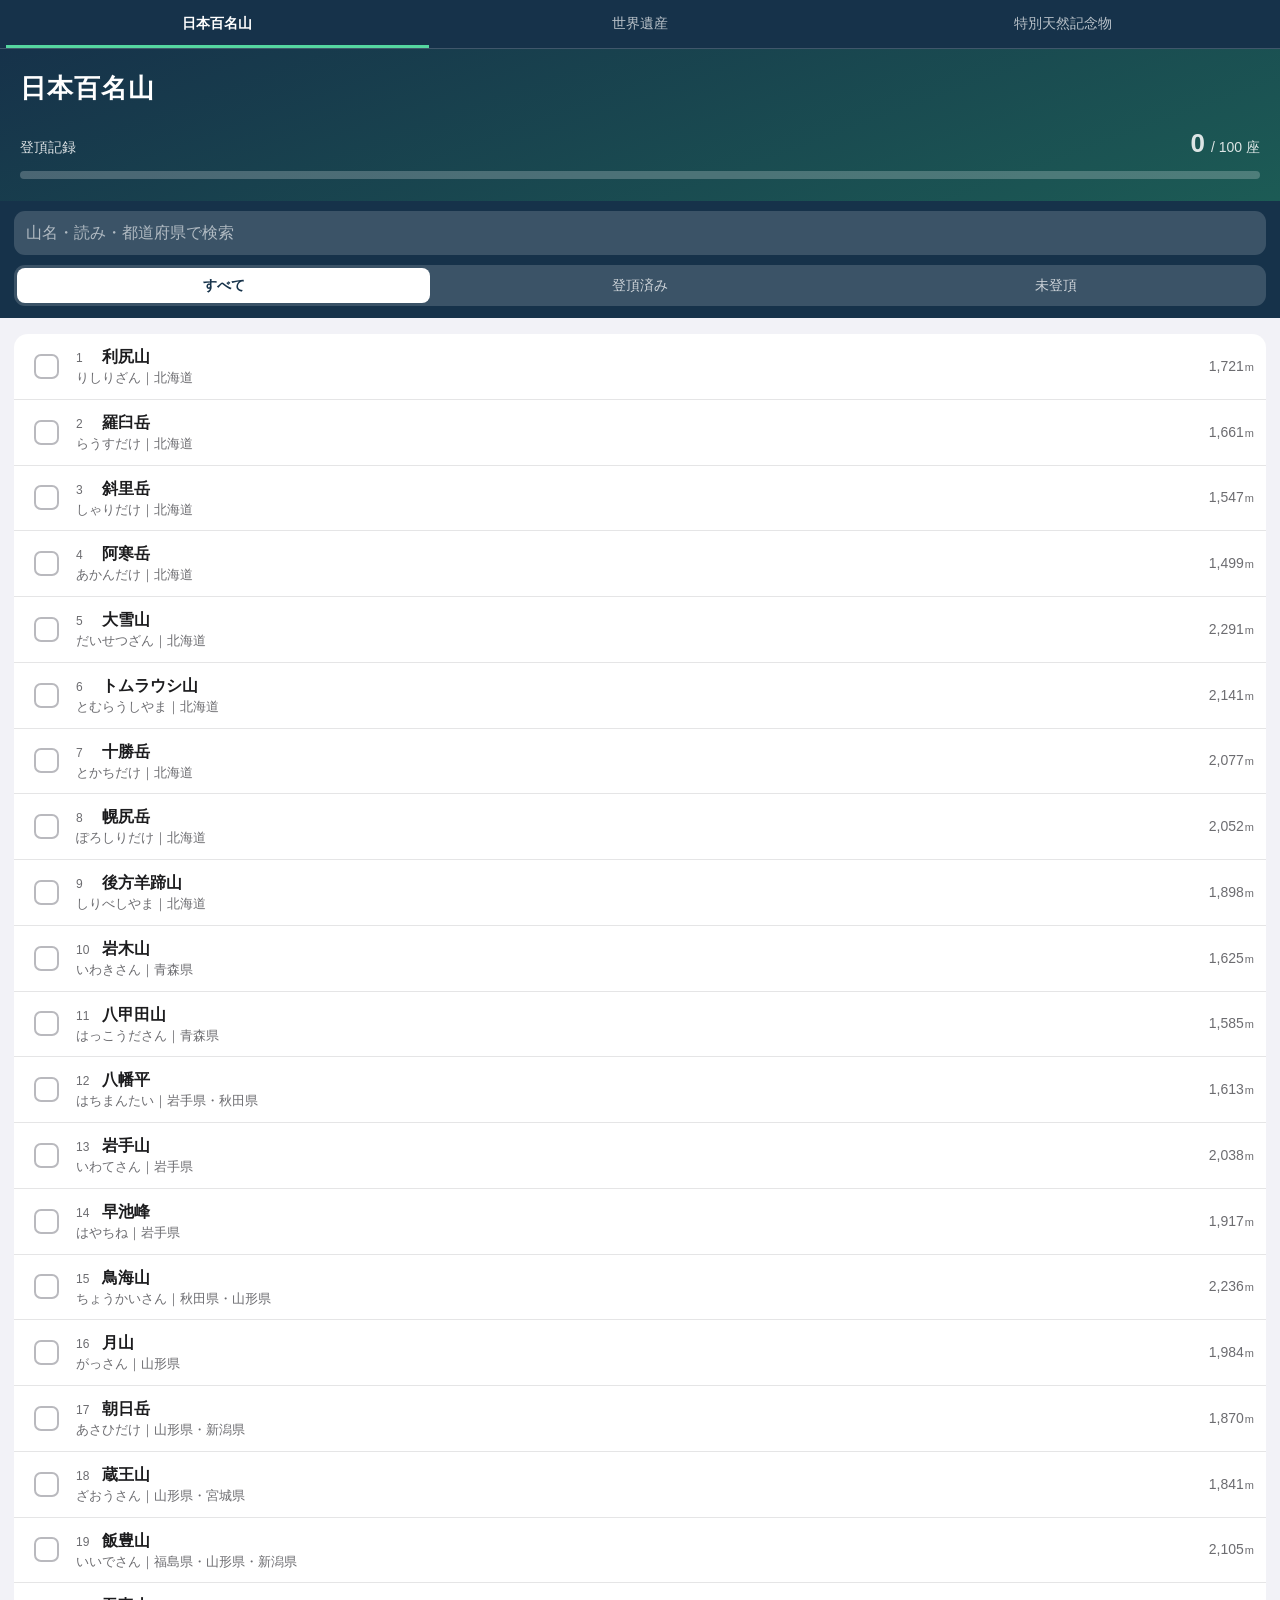
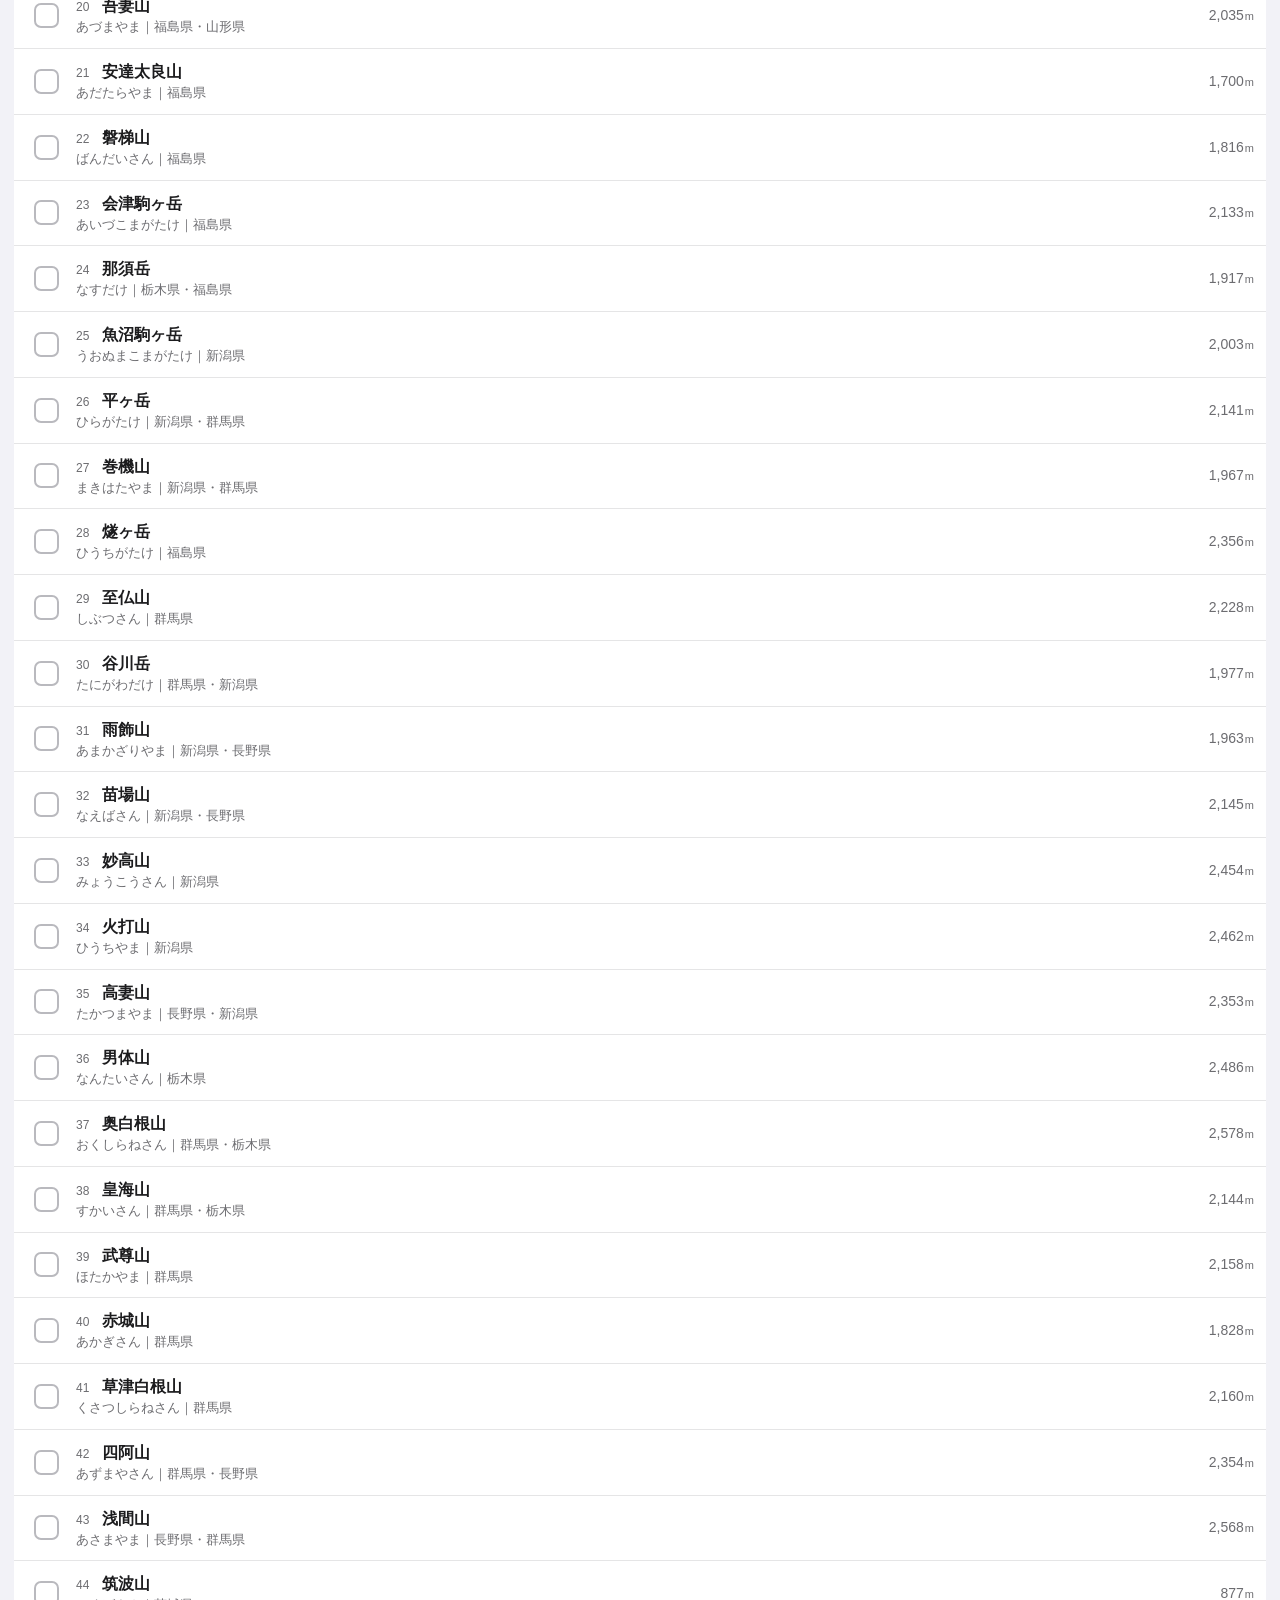
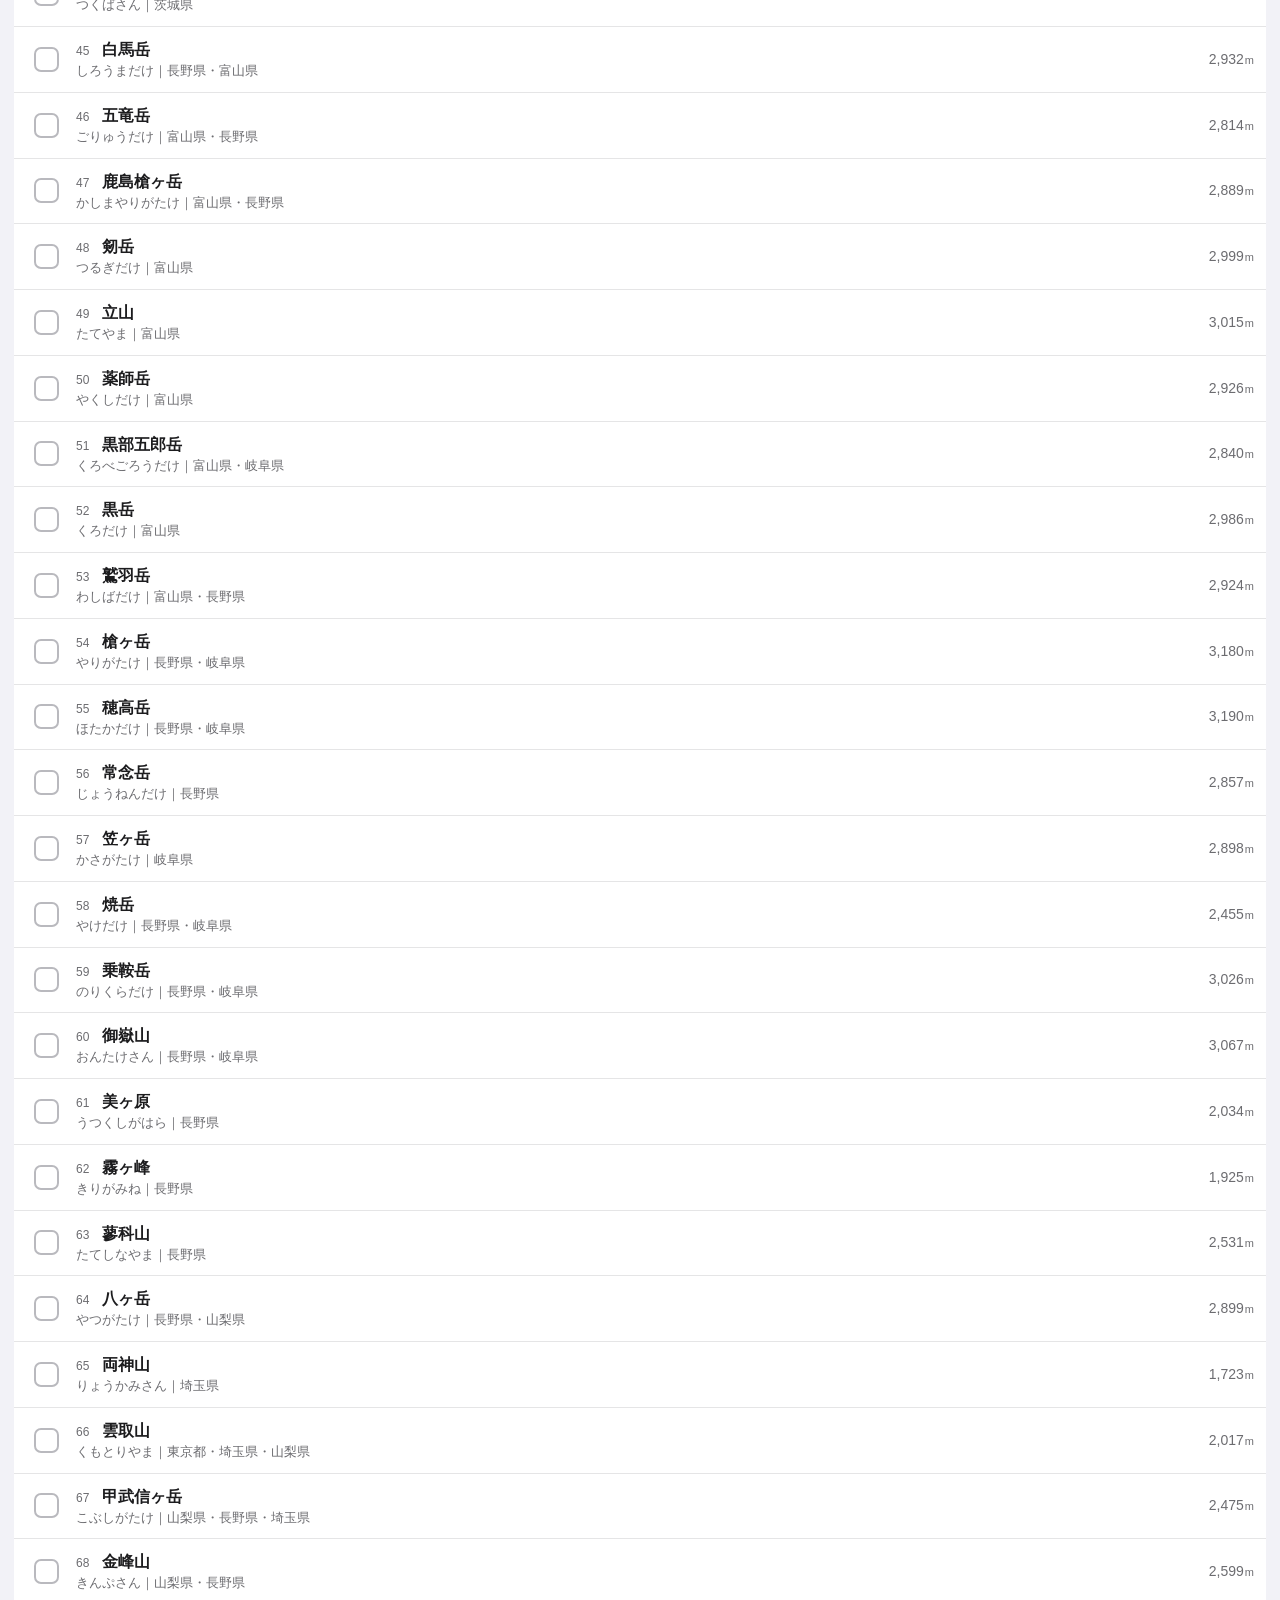
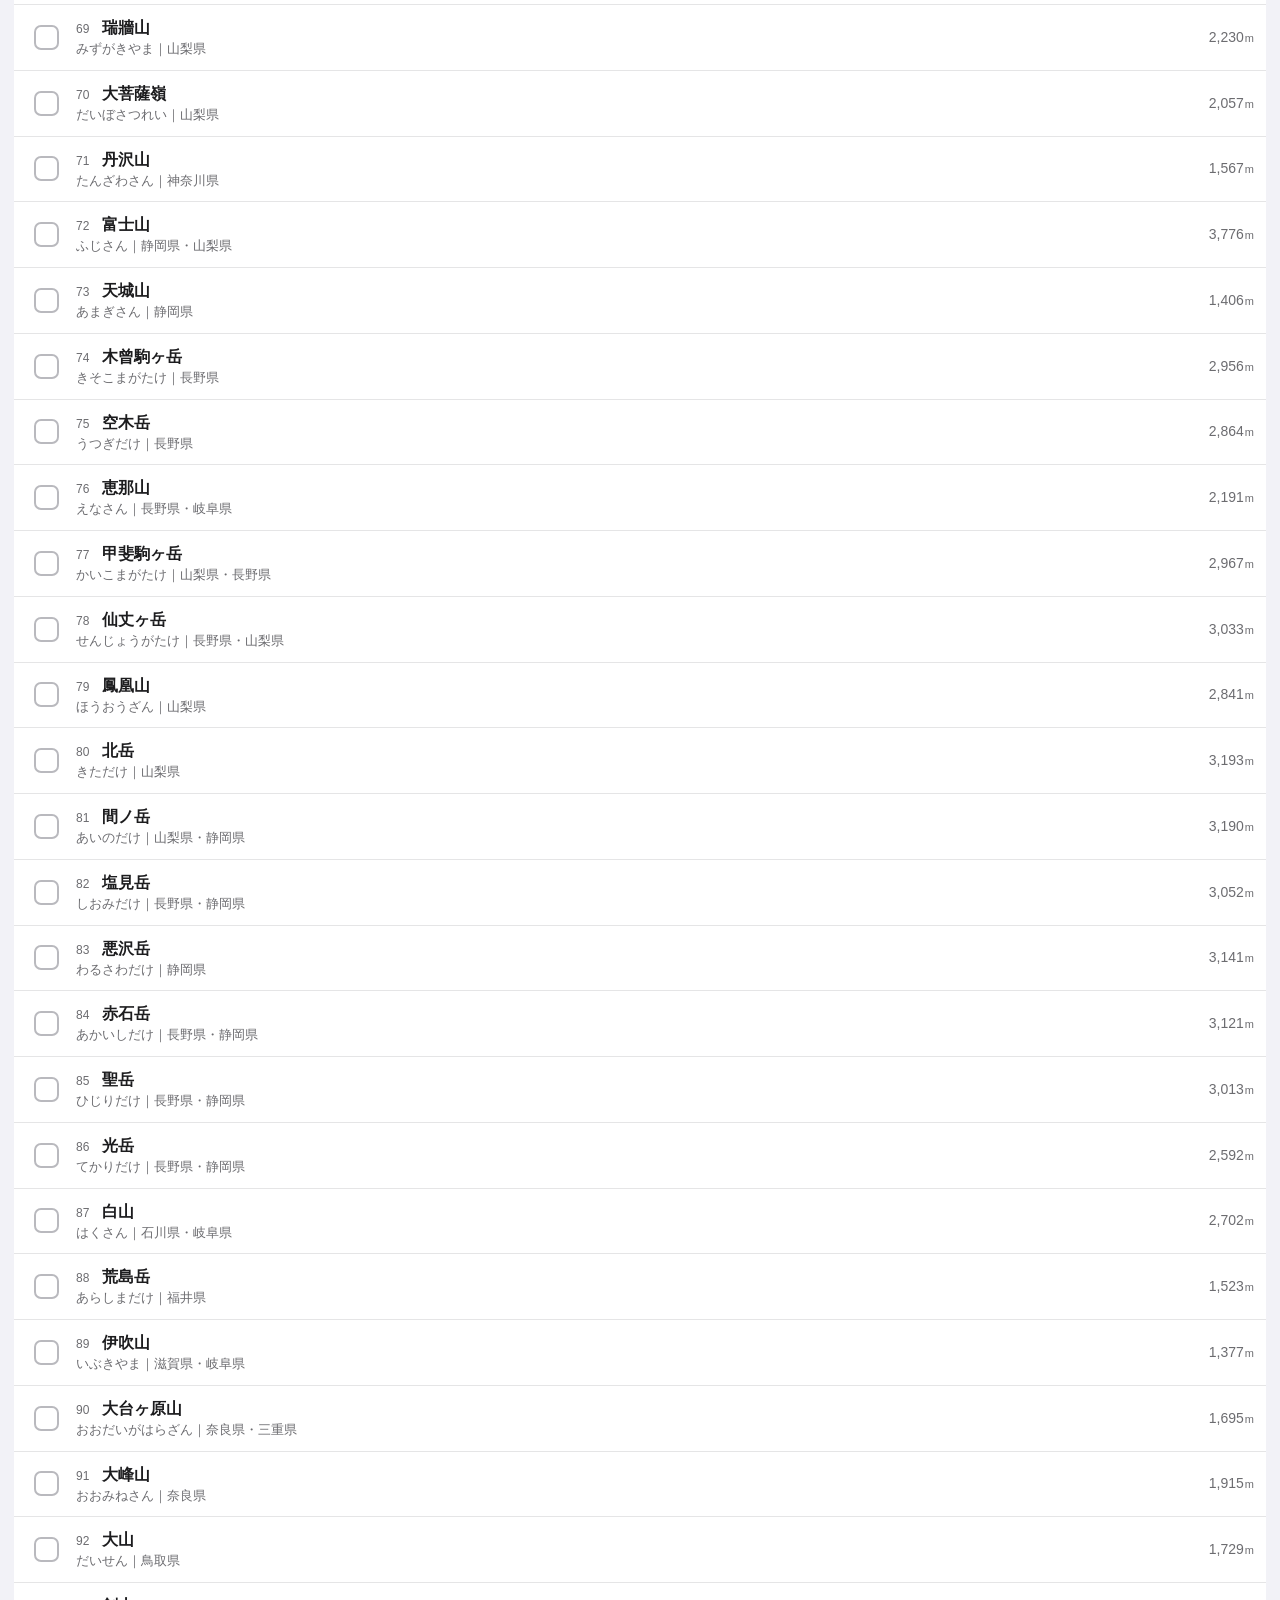
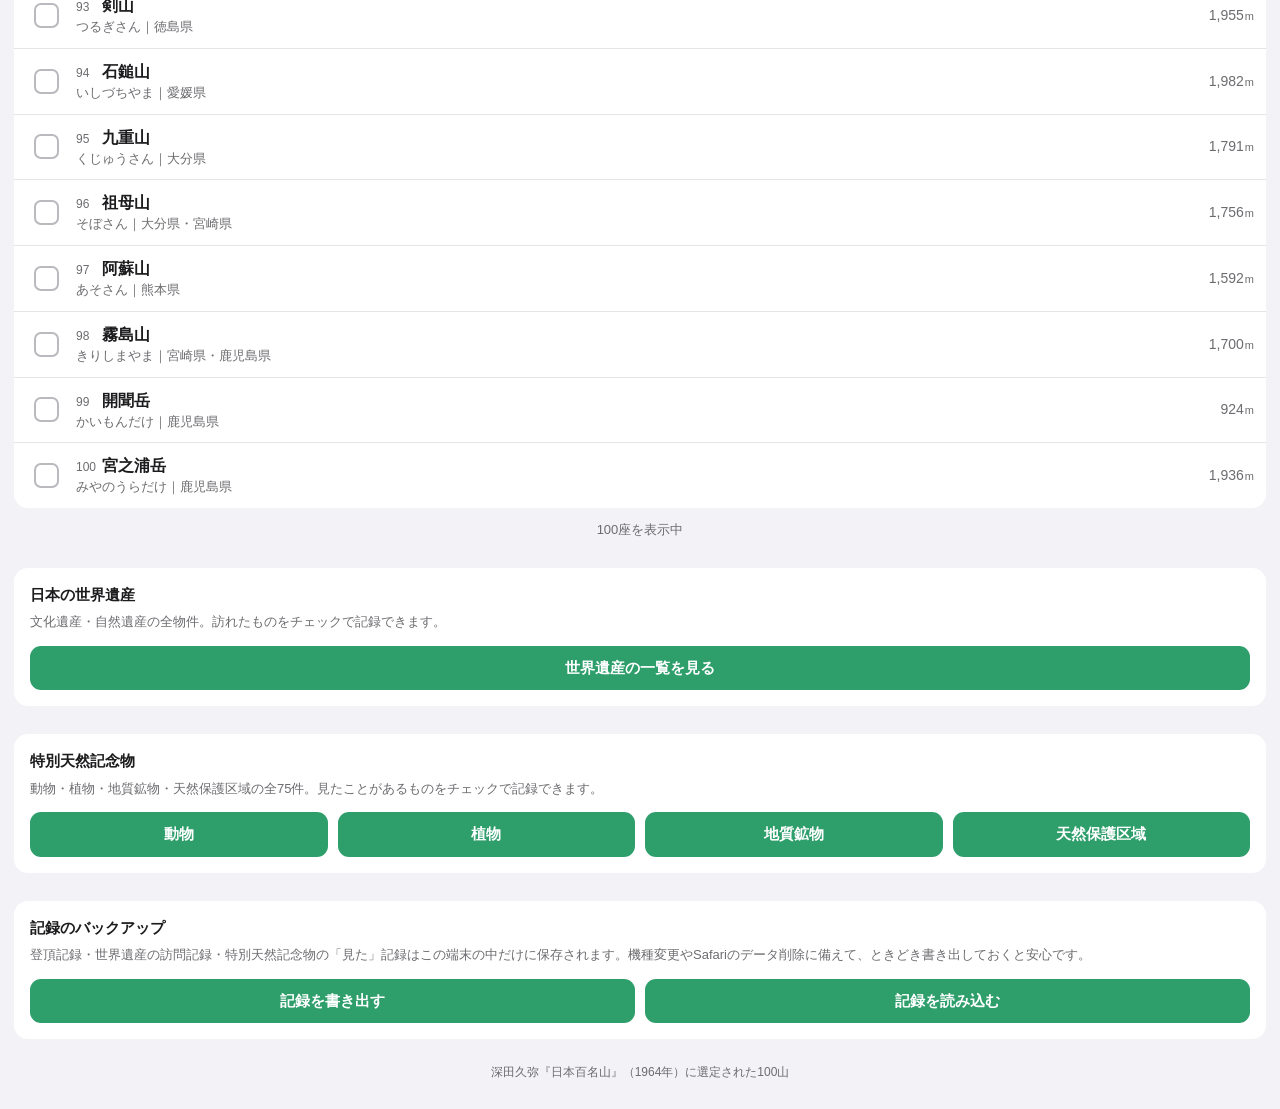
<file: docs/index.html>
<!doctype html>
<html lang="ja">
<head>
<meta charset="utf-8">
<meta name="viewport" content="width=device-width, initial-scale=1, viewport-fit=cover">
<title>日本百名山</title>
<meta name="description" content="日本百名山の一覧と登頂記録">
<meta name="theme-color" content="#16324a">

<link rel="manifest" href="./manifest.webmanifest">
<link rel="icon" href="./icons/icon-192.png">
<link rel="apple-touch-icon" href="./icons/icon-180.png">
<meta name="apple-mobile-web-app-capable" content="yes">
<meta name="mobile-web-app-capable" content="yes">
<meta name="apple-mobile-web-app-status-bar-style" content="default">
<meta name="apple-mobile-web-app-title" content="百名山">

<link rel="stylesheet" href="./styles.css">
</head>
<body>

<nav class="site-nav" aria-label="ページの切り替え">
  <a href="./index.html" class="on" aria-current="page">日本百名山</a>
  <a href="./world-heritage.html">世界遺産</a>
  <a href="./monuments-animals.html">特別天然記念物</a>
</nav>

<header class="hero">
  <h1>日本百名山</h1>
  <div class="progress">
    <div class="progress-line">
      <span class="progress-label">登頂記録</span>
      <span class="progress-count"><strong id="visitedCount">0</strong> / <span id="totalCount">100</span> 座</span>
    </div>
    <div class="bar"><div class="bar-fill" id="barFill"></div></div>
  </div>
</header>

<div class="toolbar">
  <input type="search" id="search" placeholder="山名・読み・都道府県で検索" autocomplete="off" autocorrect="off" spellcheck="false" aria-label="検索">
  <div class="segmented" role="tablist" aria-label="表示の絞り込み">
    <button role="tab" data-filter="all" class="on" aria-selected="true">すべて</button>
    <button role="tab" data-filter="visited" aria-selected="false">登頂済み</button>
    <button role="tab" data-filter="unvisited" aria-selected="false">未登頂</button>
  </div>
</div>

<main>
  <ul id="list" class="list"></ul>
  <p id="empty" class="empty" hidden>該当する山がありません</p>
  <p id="count" class="count"></p>

  <section class="backup">
    <h2>日本の世界遺産</h2>
    <p>文化遺産・自然遺産の全物件。訪れたものをチェックで記録できます。</p>
    <div class="backup-buttons">
      <a class="btn link-btn" href="./world-heritage.html">世界遺産の一覧を見る</a>
    </div>
  </section>

  <section class="backup">
    <h2>特別天然記念物</h2>
    <p>動物・植物・地質鉱物・天然保護区域の全75件。見たことがあるものをチェックで記録できます。</p>
    <div class="backup-buttons">
      <a class="btn link-btn" href="./monuments-animals.html">動物</a>
      <a class="btn link-btn" href="./monuments-plants.html">植物</a>
      <a class="btn link-btn" href="./monuments-geology.html">地質鉱物</a>
      <a class="btn link-btn" href="./monuments-areas.html">天然保護区域</a>
    </div>
  </section>

  <section class="backup">
    <h2>記録のバックアップ</h2>
    <p>登頂記録・世界遺産の訪問記録・特別天然記念物の「見た」記録はこの端末の中だけに保存されます。機種変更やSafariのデータ削除に備えて、ときどき書き出しておくと安心です。</p>
    <div class="backup-buttons">
      <button id="export" class="btn">記録を書き出す</button>
      <button id="importBtn" class="btn">記録を読み込む</button>
      <input type="file" id="importFile" accept="application/json,.json" hidden>
    </div>
  </section>

  <footer class="foot">深田久弥『日本百名山』（1964年）に選定された100山</footer>
</main>

<dialog id="detail" class="sheet">
  <div class="sheet-head">
    <h2 id="dName"></h2>
    <button id="dClose" class="close" aria-label="閉じる">✕</button>
  </div>
  <button id="dToggle" class="visit-toggle">
    <span class="box" aria-hidden="true"></span>
    <span class="visit-text">登頂済みにする</span>
  </button>
  <dl id="dInfo" class="info"></dl>
</dialog>

<script src="./app.js"></script>
</body>
</html>
</file>
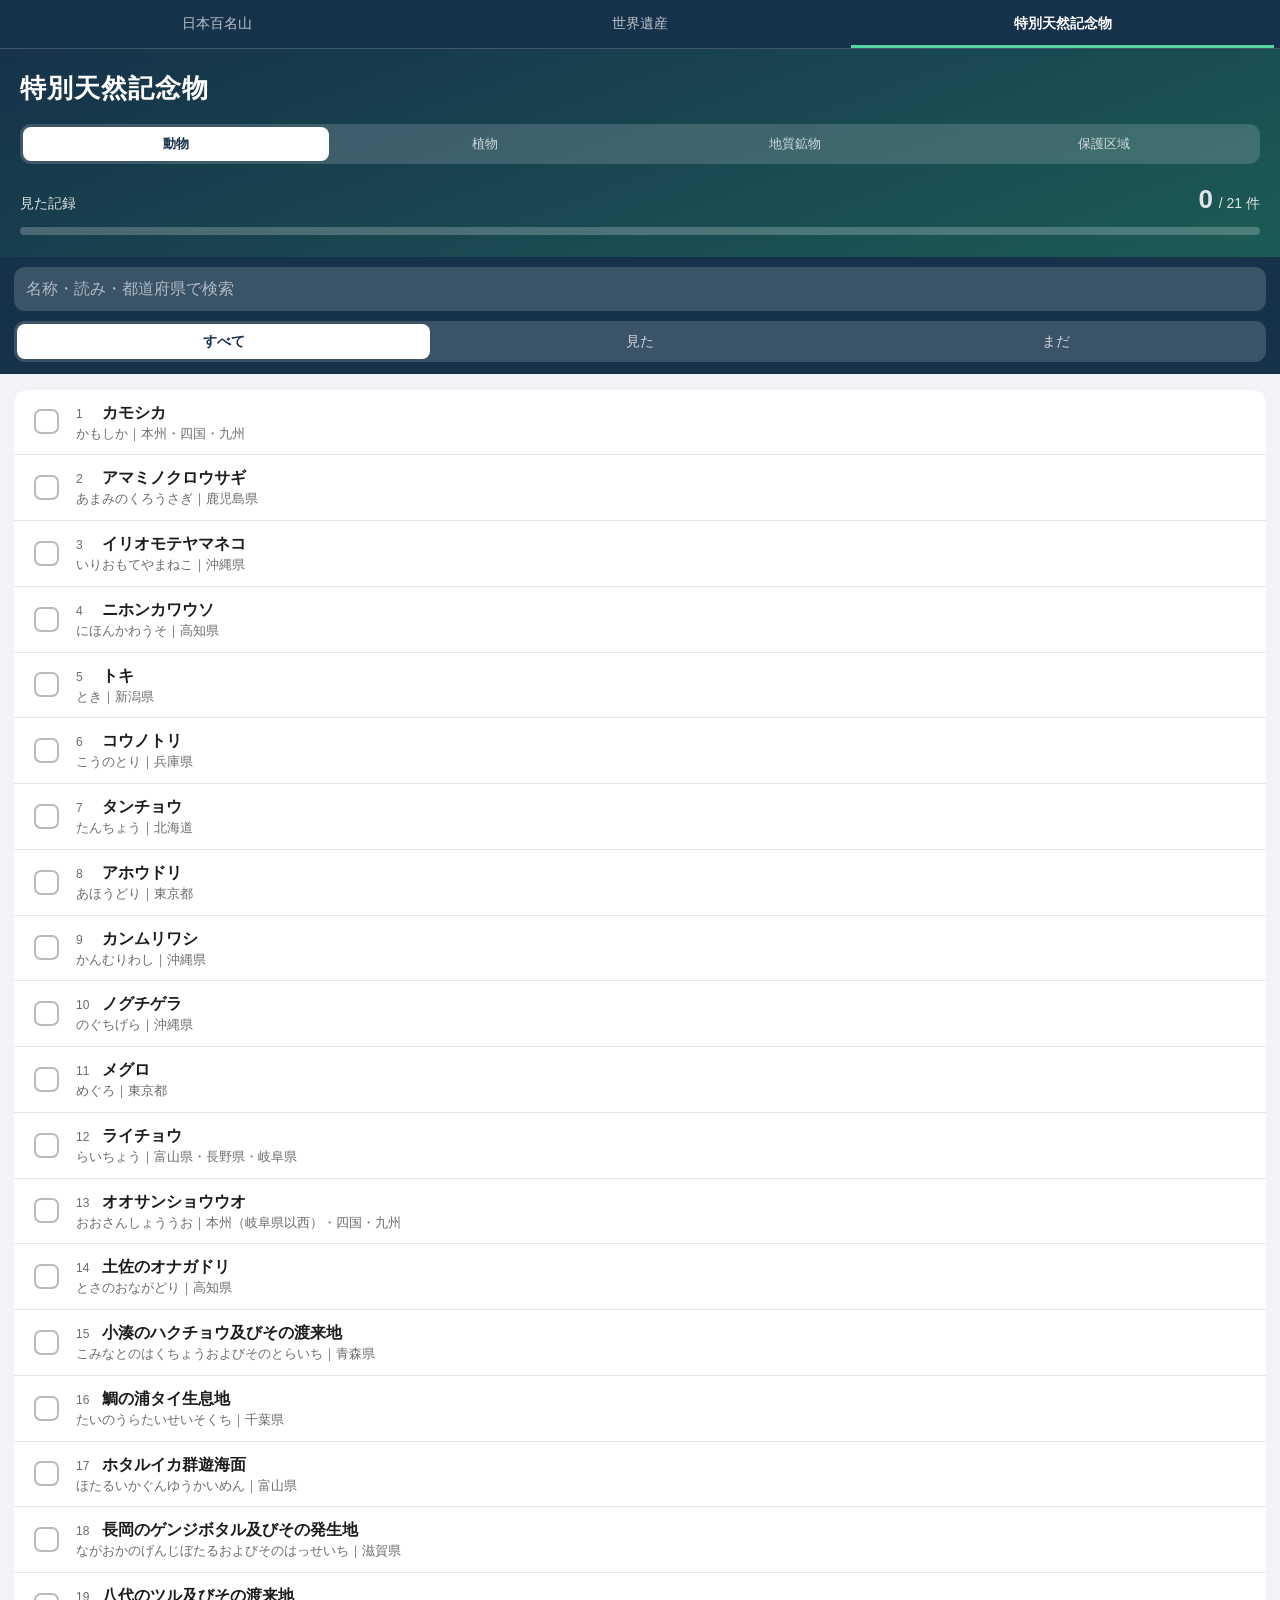
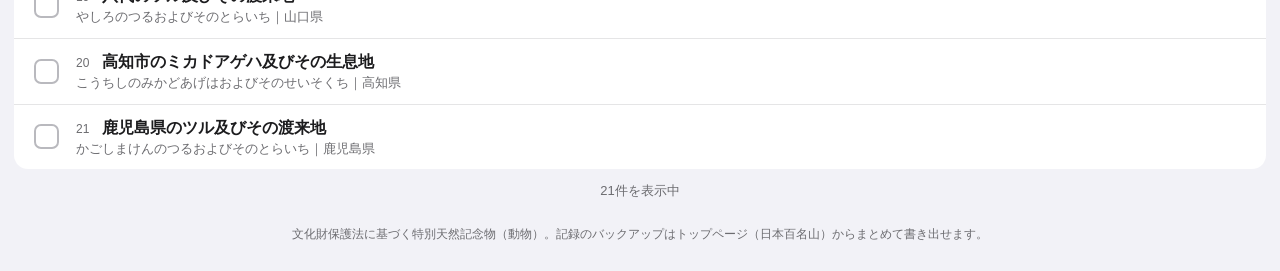
<file: docs/monuments-animals.html>
<!doctype html>
<html lang="ja">
<head>
<meta charset="utf-8">
<meta name="viewport" content="width=device-width, initial-scale=1, viewport-fit=cover">
<title>特別天然記念物（動物）</title>
<meta name="description" content="特別天然記念物（動物）の一覧と「見た」記録">
<meta name="theme-color" content="#16324a">

<link rel="manifest" href="./manifest.webmanifest">
<link rel="icon" href="./icons/icon-192.png">
<link rel="apple-touch-icon" href="./icons/icon-180.png">
<meta name="apple-mobile-web-app-capable" content="yes">
<meta name="mobile-web-app-capable" content="yes">
<meta name="apple-mobile-web-app-status-bar-style" content="default">
<meta name="apple-mobile-web-app-title" content="百名山">

<link rel="stylesheet" href="./styles.css">
</head>
<body data-category="動物">

<nav class="site-nav" aria-label="ページの切り替え">
  <a href="./index.html">日本百名山</a>
  <a href="./world-heritage.html">世界遺産</a>
  <a href="./monuments-animals.html" class="on" aria-current="page">特別天然記念物</a>
</nav>

<header class="hero">
  <h1>特別天然記念物</h1>
  <nav class="cats" aria-label="区分">
    <a href="./monuments-animals.html" class="on" aria-current="page">動物</a>
    <a href="./monuments-plants.html">植物</a>
    <a href="./monuments-geology.html">地質鉱物</a>
    <a href="./monuments-areas.html">保護区域</a>
  </nav>
  <div class="progress">
    <div class="progress-line">
      <span class="progress-label">見た記録</span>
      <span class="progress-count"><strong id="seenCount">0</strong> / <span id="totalCount">0</span> 件</span>
    </div>
    <div class="bar"><div class="bar-fill" id="barFill"></div></div>
  </div>
</header>

<div class="toolbar">
  <input type="search" id="search" placeholder="名称・読み・都道府県で検索" autocomplete="off" autocorrect="off" spellcheck="false" aria-label="検索">
  <div class="segmented" role="tablist" aria-label="表示の絞り込み">
    <button role="tab" data-filter="all" class="on" aria-selected="true">すべて</button>
    <button role="tab" data-filter="seen" aria-selected="false">見た</button>
    <button role="tab" data-filter="unseen" aria-selected="false">まだ</button>
  </div>
</div>

<main>
  <ul id="list" class="list"></ul>
  <p id="empty" class="empty" hidden>該当する項目がありません</p>
  <p id="count" class="count"></p>

  <footer class="foot">文化財保護法に基づく特別天然記念物（動物）。記録のバックアップはトップページ（日本百名山）からまとめて書き出せます。</footer>
</main>

<dialog id="detail" class="sheet">
  <div class="sheet-head">
    <h2 id="dName"></h2>
    <button id="dClose" class="close" aria-label="閉じる">✕</button>
  </div>
  <button id="dToggle" class="visit-toggle">
    <span class="box" aria-hidden="true"></span>
    <span class="visit-text">見たことを記録する</span>
  </button>
  <dl id="dInfo" class="info"></dl>
  <p id="dNote" class="note" hidden></p>
</dialog>

<script src="./monuments.js"></script>
</body>
</html>
</file>
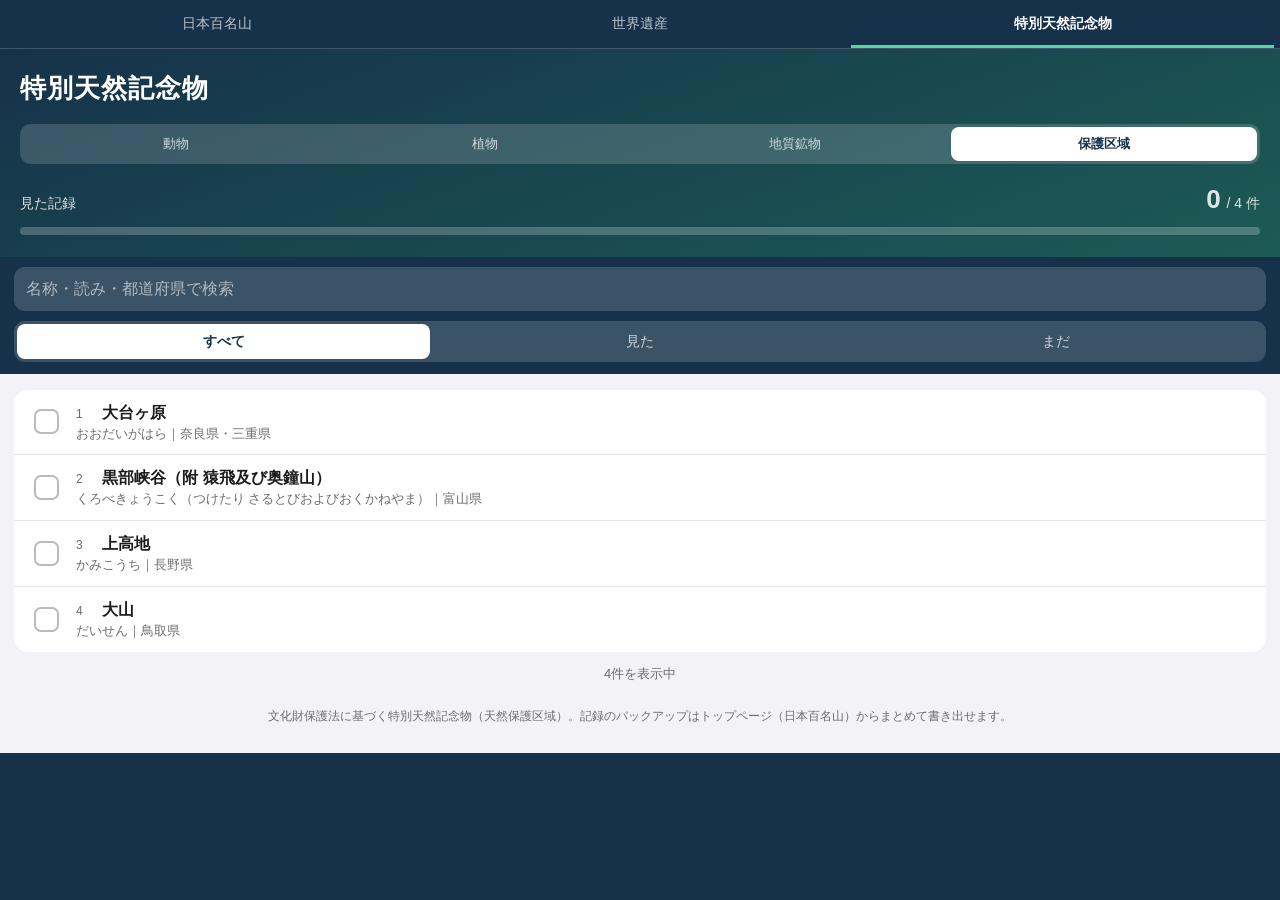
<file: docs/monuments-areas.html>
<!doctype html>
<html lang="ja">
<head>
<meta charset="utf-8">
<meta name="viewport" content="width=device-width, initial-scale=1, viewport-fit=cover">
<title>特別天然記念物（天然保護区域）</title>
<meta name="description" content="特別天然記念物（天然保護区域）の一覧と「見た」記録">
<meta name="theme-color" content="#16324a">

<link rel="manifest" href="./manifest.webmanifest">
<link rel="icon" href="./icons/icon-192.png">
<link rel="apple-touch-icon" href="./icons/icon-180.png">
<meta name="apple-mobile-web-app-capable" content="yes">
<meta name="mobile-web-app-capable" content="yes">
<meta name="apple-mobile-web-app-status-bar-style" content="default">
<meta name="apple-mobile-web-app-title" content="百名山">

<link rel="stylesheet" href="./styles.css">
</head>
<body data-category="天然保護区域">

<nav class="site-nav" aria-label="ページの切り替え">
  <a href="./index.html">日本百名山</a>
  <a href="./world-heritage.html">世界遺産</a>
  <a href="./monuments-animals.html" class="on" aria-current="page">特別天然記念物</a>
</nav>

<header class="hero">
  <h1>特別天然記念物</h1>
  <nav class="cats" aria-label="区分">
    <a href="./monuments-animals.html">動物</a>
    <a href="./monuments-plants.html">植物</a>
    <a href="./monuments-geology.html">地質鉱物</a>
    <a href="./monuments-areas.html" class="on" aria-current="page">保護区域</a>
  </nav>
  <div class="progress">
    <div class="progress-line">
      <span class="progress-label">見た記録</span>
      <span class="progress-count"><strong id="seenCount">0</strong> / <span id="totalCount">0</span> 件</span>
    </div>
    <div class="bar"><div class="bar-fill" id="barFill"></div></div>
  </div>
</header>

<div class="toolbar">
  <input type="search" id="search" placeholder="名称・読み・都道府県で検索" autocomplete="off" autocorrect="off" spellcheck="false" aria-label="検索">
  <div class="segmented" role="tablist" aria-label="表示の絞り込み">
    <button role="tab" data-filter="all" class="on" aria-selected="true">すべて</button>
    <button role="tab" data-filter="seen" aria-selected="false">見た</button>
    <button role="tab" data-filter="unseen" aria-selected="false">まだ</button>
  </div>
</div>

<main>
  <ul id="list" class="list"></ul>
  <p id="empty" class="empty" hidden>該当する項目がありません</p>
  <p id="count" class="count"></p>

  <footer class="foot">文化財保護法に基づく特別天然記念物（天然保護区域）。記録のバックアップはトップページ（日本百名山）からまとめて書き出せます。</footer>
</main>

<dialog id="detail" class="sheet">
  <div class="sheet-head">
    <h2 id="dName"></h2>
    <button id="dClose" class="close" aria-label="閉じる">✕</button>
  </div>
  <button id="dToggle" class="visit-toggle">
    <span class="box" aria-hidden="true"></span>
    <span class="visit-text">見たことを記録する</span>
  </button>
  <dl id="dInfo" class="info"></dl>
  <p id="dNote" class="note" hidden></p>
</dialog>

<script src="./monuments.js"></script>
</body>
</html>
</file>
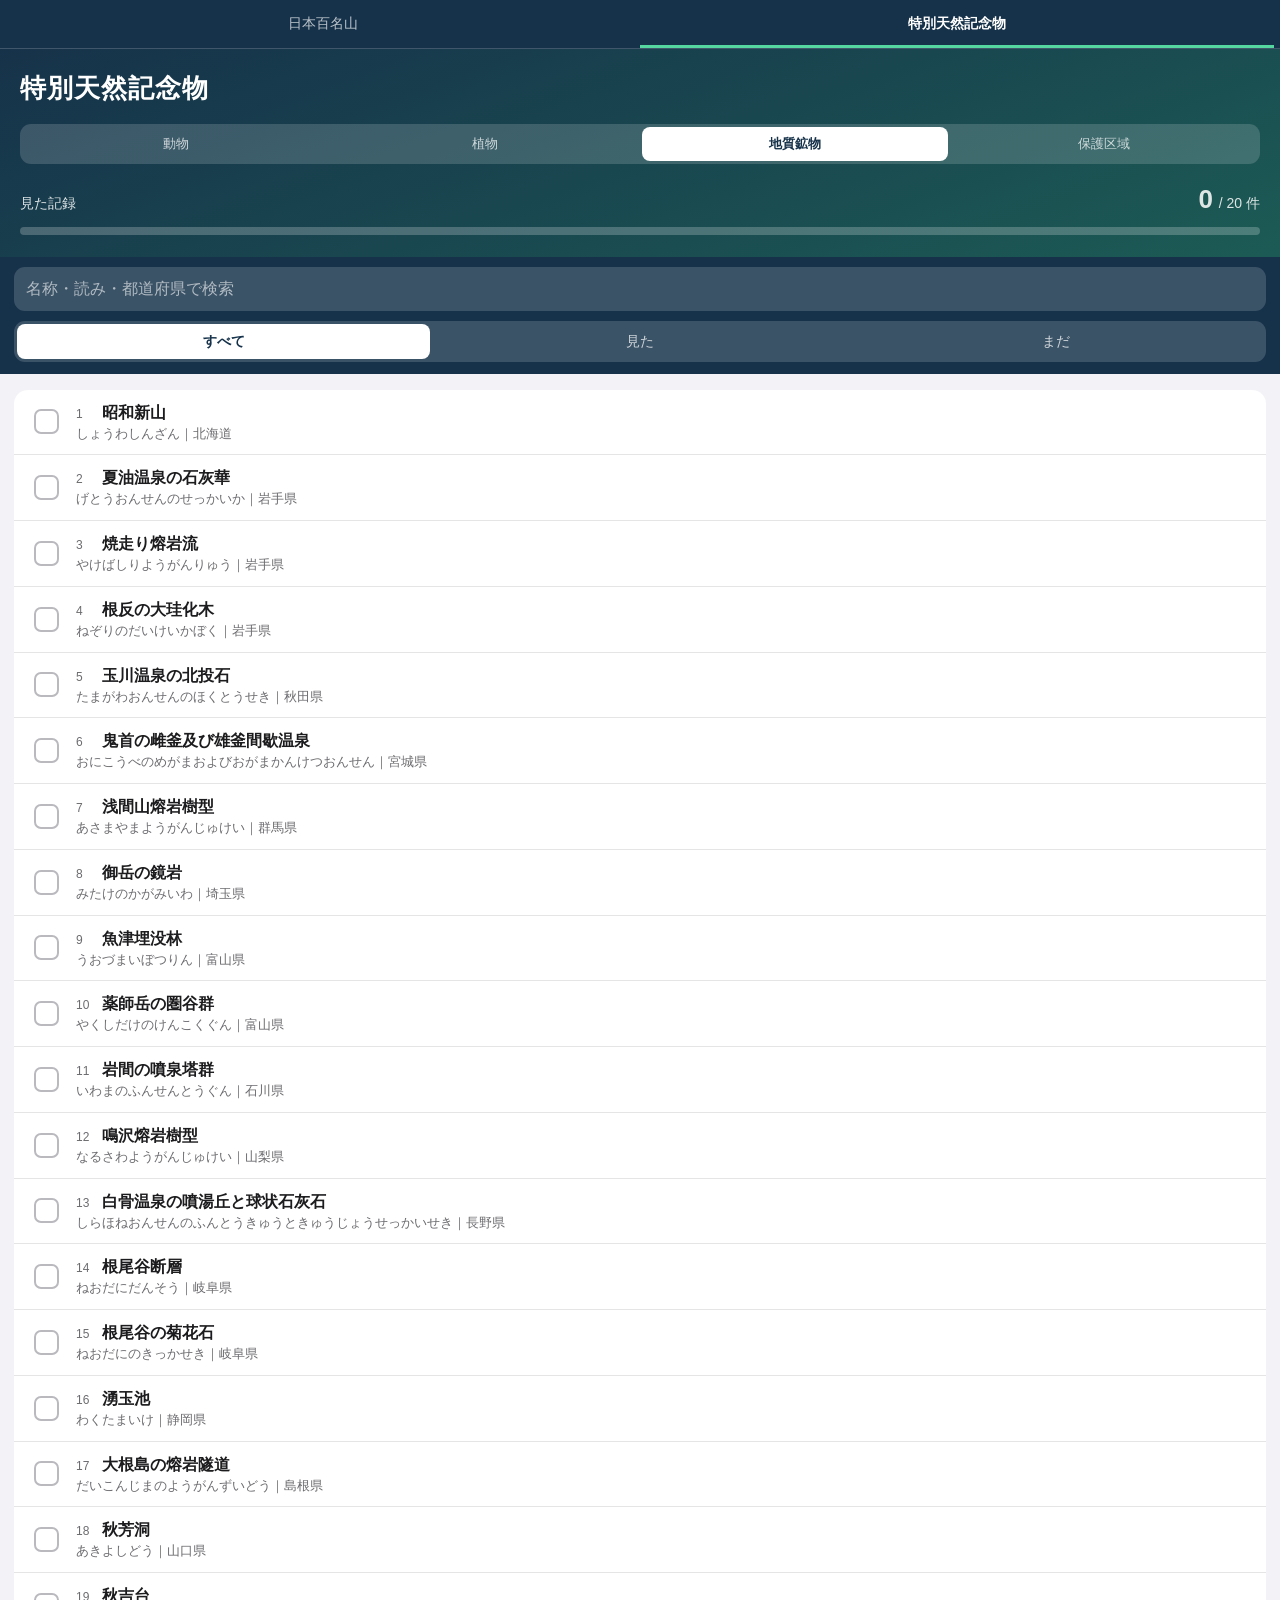
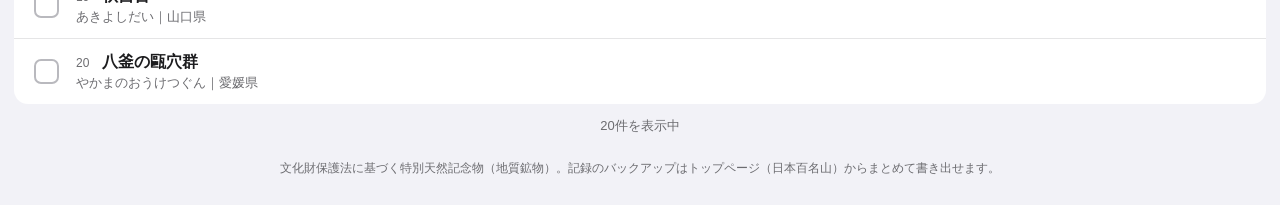
<file: docs/monuments-geology.html>
<!doctype html>
<html lang="ja">
<head>
<meta charset="utf-8">
<meta name="viewport" content="width=device-width, initial-scale=1, viewport-fit=cover">
<title>特別天然記念物（地質鉱物）</title>
<meta name="description" content="特別天然記念物（地質鉱物）の一覧と「見た」記録">
<meta name="theme-color" content="#16324a">

<link rel="manifest" href="./manifest.webmanifest">
<link rel="icon" href="./icons/icon-192.png">
<link rel="apple-touch-icon" href="./icons/icon-180.png">
<meta name="apple-mobile-web-app-capable" content="yes">
<meta name="mobile-web-app-capable" content="yes">
<meta name="apple-mobile-web-app-status-bar-style" content="default">
<meta name="apple-mobile-web-app-title" content="百名山">

<link rel="stylesheet" href="./styles.css">
</head>
<body data-category="地質鉱物">

<nav class="site-nav" aria-label="ページの切り替え">
  <a href="./index.html">日本百名山</a>
  <a href="./monuments-animals.html" class="on" aria-current="page">特別天然記念物</a>
</nav>

<header class="hero">
  <h1>特別天然記念物</h1>
  <nav class="cats" aria-label="区分">
    <a href="./monuments-animals.html">動物</a>
    <a href="./monuments-plants.html">植物</a>
    <a href="./monuments-geology.html" class="on" aria-current="page">地質鉱物</a>
    <a href="./monuments-areas.html">保護区域</a>
  </nav>
  <div class="progress">
    <div class="progress-line">
      <span class="progress-label">見た記録</span>
      <span class="progress-count"><strong id="seenCount">0</strong> / <span id="totalCount">0</span> 件</span>
    </div>
    <div class="bar"><div class="bar-fill" id="barFill"></div></div>
  </div>
</header>

<div class="toolbar">
  <input type="search" id="search" placeholder="名称・読み・都道府県で検索" autocomplete="off" autocorrect="off" spellcheck="false" aria-label="検索">
  <div class="segmented" role="tablist" aria-label="表示の絞り込み">
    <button role="tab" data-filter="all" class="on" aria-selected="true">すべて</button>
    <button role="tab" data-filter="seen" aria-selected="false">見た</button>
    <button role="tab" data-filter="unseen" aria-selected="false">まだ</button>
  </div>
</div>

<main>
  <ul id="list" class="list"></ul>
  <p id="empty" class="empty" hidden>該当する項目がありません</p>
  <p id="count" class="count"></p>

  <footer class="foot">文化財保護法に基づく特別天然記念物（地質鉱物）。記録のバックアップはトップページ（日本百名山）からまとめて書き出せます。</footer>
</main>

<dialog id="detail" class="sheet">
  <div class="sheet-head">
    <h2 id="dName"></h2>
    <button id="dClose" class="close" aria-label="閉じる">✕</button>
  </div>
  <button id="dToggle" class="visit-toggle">
    <span class="box" aria-hidden="true"></span>
    <span class="visit-text">見たことを記録する</span>
  </button>
  <dl id="dInfo" class="info"></dl>
  <p id="dNote" class="note" hidden></p>
</dialog>

<script src="./monuments.js"></script>
</body>
</html>
</file>
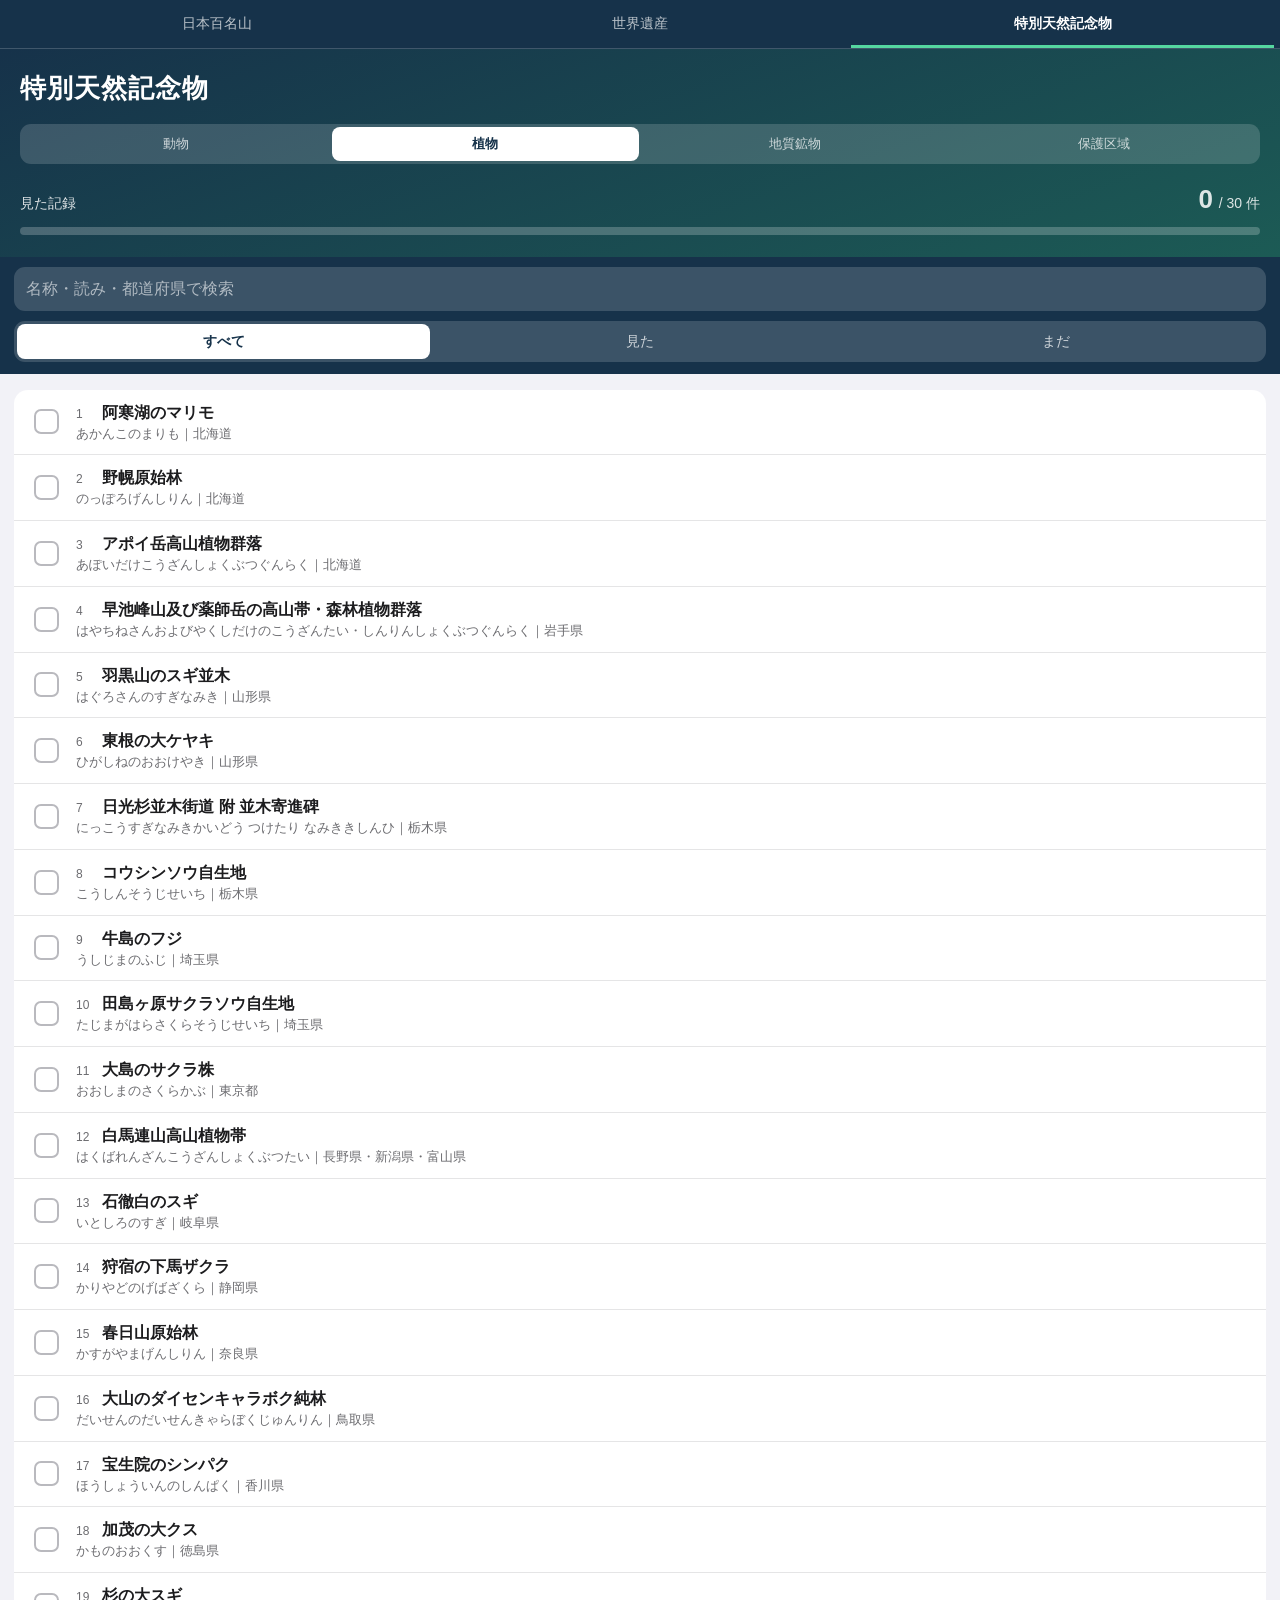
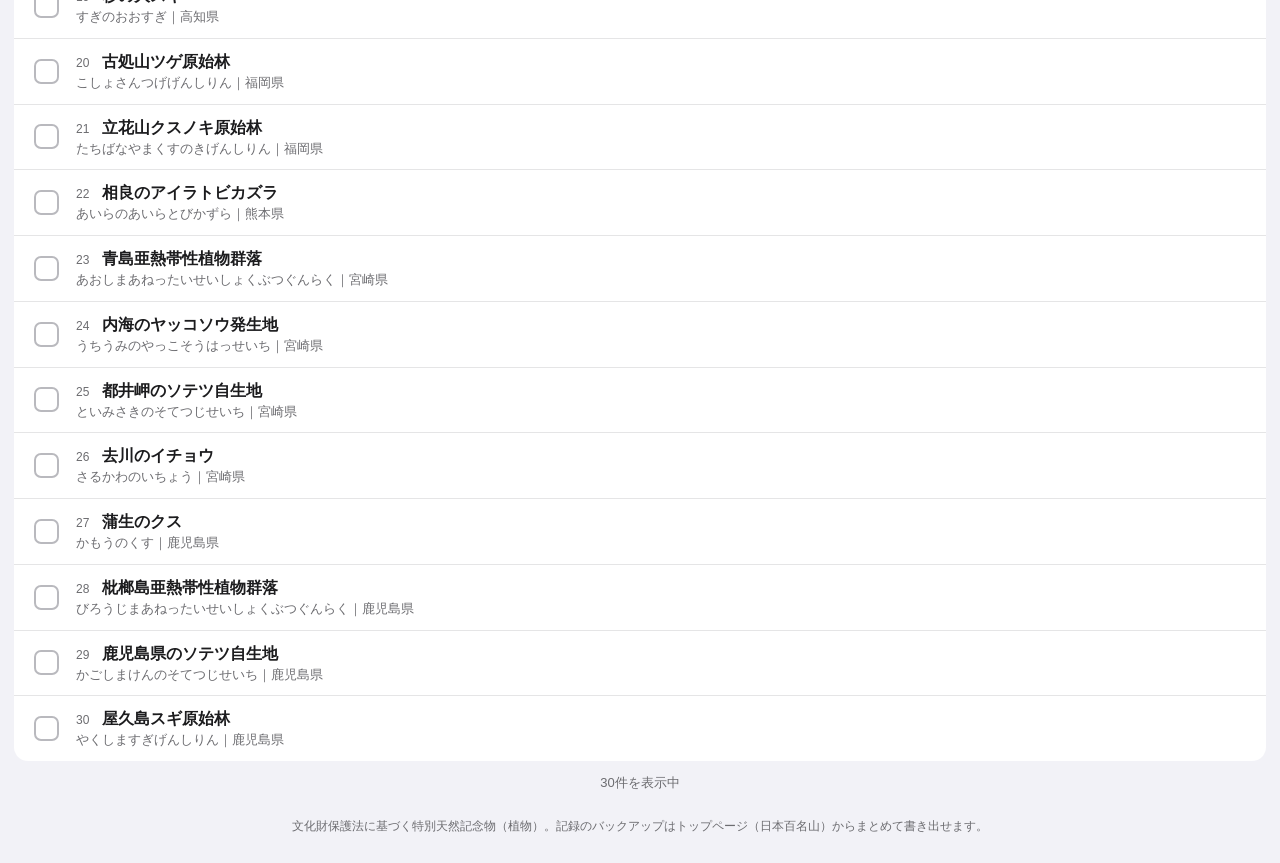
<file: docs/monuments-plants.html>
<!doctype html>
<html lang="ja">
<head>
<meta charset="utf-8">
<meta name="viewport" content="width=device-width, initial-scale=1, viewport-fit=cover">
<title>特別天然記念物（植物）</title>
<meta name="description" content="特別天然記念物（植物）の一覧と「見た」記録">
<meta name="theme-color" content="#16324a">

<link rel="manifest" href="./manifest.webmanifest">
<link rel="icon" href="./icons/icon-192.png">
<link rel="apple-touch-icon" href="./icons/icon-180.png">
<meta name="apple-mobile-web-app-capable" content="yes">
<meta name="mobile-web-app-capable" content="yes">
<meta name="apple-mobile-web-app-status-bar-style" content="default">
<meta name="apple-mobile-web-app-title" content="百名山">

<link rel="stylesheet" href="./styles.css">
</head>
<body data-category="植物">

<nav class="site-nav" aria-label="ページの切り替え">
  <a href="./index.html">日本百名山</a>
  <a href="./world-heritage.html">世界遺産</a>
  <a href="./monuments-animals.html" class="on" aria-current="page">特別天然記念物</a>
</nav>

<header class="hero">
  <h1>特別天然記念物</h1>
  <nav class="cats" aria-label="区分">
    <a href="./monuments-animals.html">動物</a>
    <a href="./monuments-plants.html" class="on" aria-current="page">植物</a>
    <a href="./monuments-geology.html">地質鉱物</a>
    <a href="./monuments-areas.html">保護区域</a>
  </nav>
  <div class="progress">
    <div class="progress-line">
      <span class="progress-label">見た記録</span>
      <span class="progress-count"><strong id="seenCount">0</strong> / <span id="totalCount">0</span> 件</span>
    </div>
    <div class="bar"><div class="bar-fill" id="barFill"></div></div>
  </div>
</header>

<div class="toolbar">
  <input type="search" id="search" placeholder="名称・読み・都道府県で検索" autocomplete="off" autocorrect="off" spellcheck="false" aria-label="検索">
  <div class="segmented" role="tablist" aria-label="表示の絞り込み">
    <button role="tab" data-filter="all" class="on" aria-selected="true">すべて</button>
    <button role="tab" data-filter="seen" aria-selected="false">見た</button>
    <button role="tab" data-filter="unseen" aria-selected="false">まだ</button>
  </div>
</div>

<main>
  <ul id="list" class="list"></ul>
  <p id="empty" class="empty" hidden>該当する項目がありません</p>
  <p id="count" class="count"></p>

  <footer class="foot">文化財保護法に基づく特別天然記念物（植物）。記録のバックアップはトップページ（日本百名山）からまとめて書き出せます。</footer>
</main>

<dialog id="detail" class="sheet">
  <div class="sheet-head">
    <h2 id="dName"></h2>
    <button id="dClose" class="close" aria-label="閉じる">✕</button>
  </div>
  <button id="dToggle" class="visit-toggle">
    <span class="box" aria-hidden="true"></span>
    <span class="visit-text">見たことを記録する</span>
  </button>
  <dl id="dInfo" class="info"></dl>
  <p id="dNote" class="note" hidden></p>
</dialog>

<script src="./monuments.js"></script>
</body>
</html>
</file>
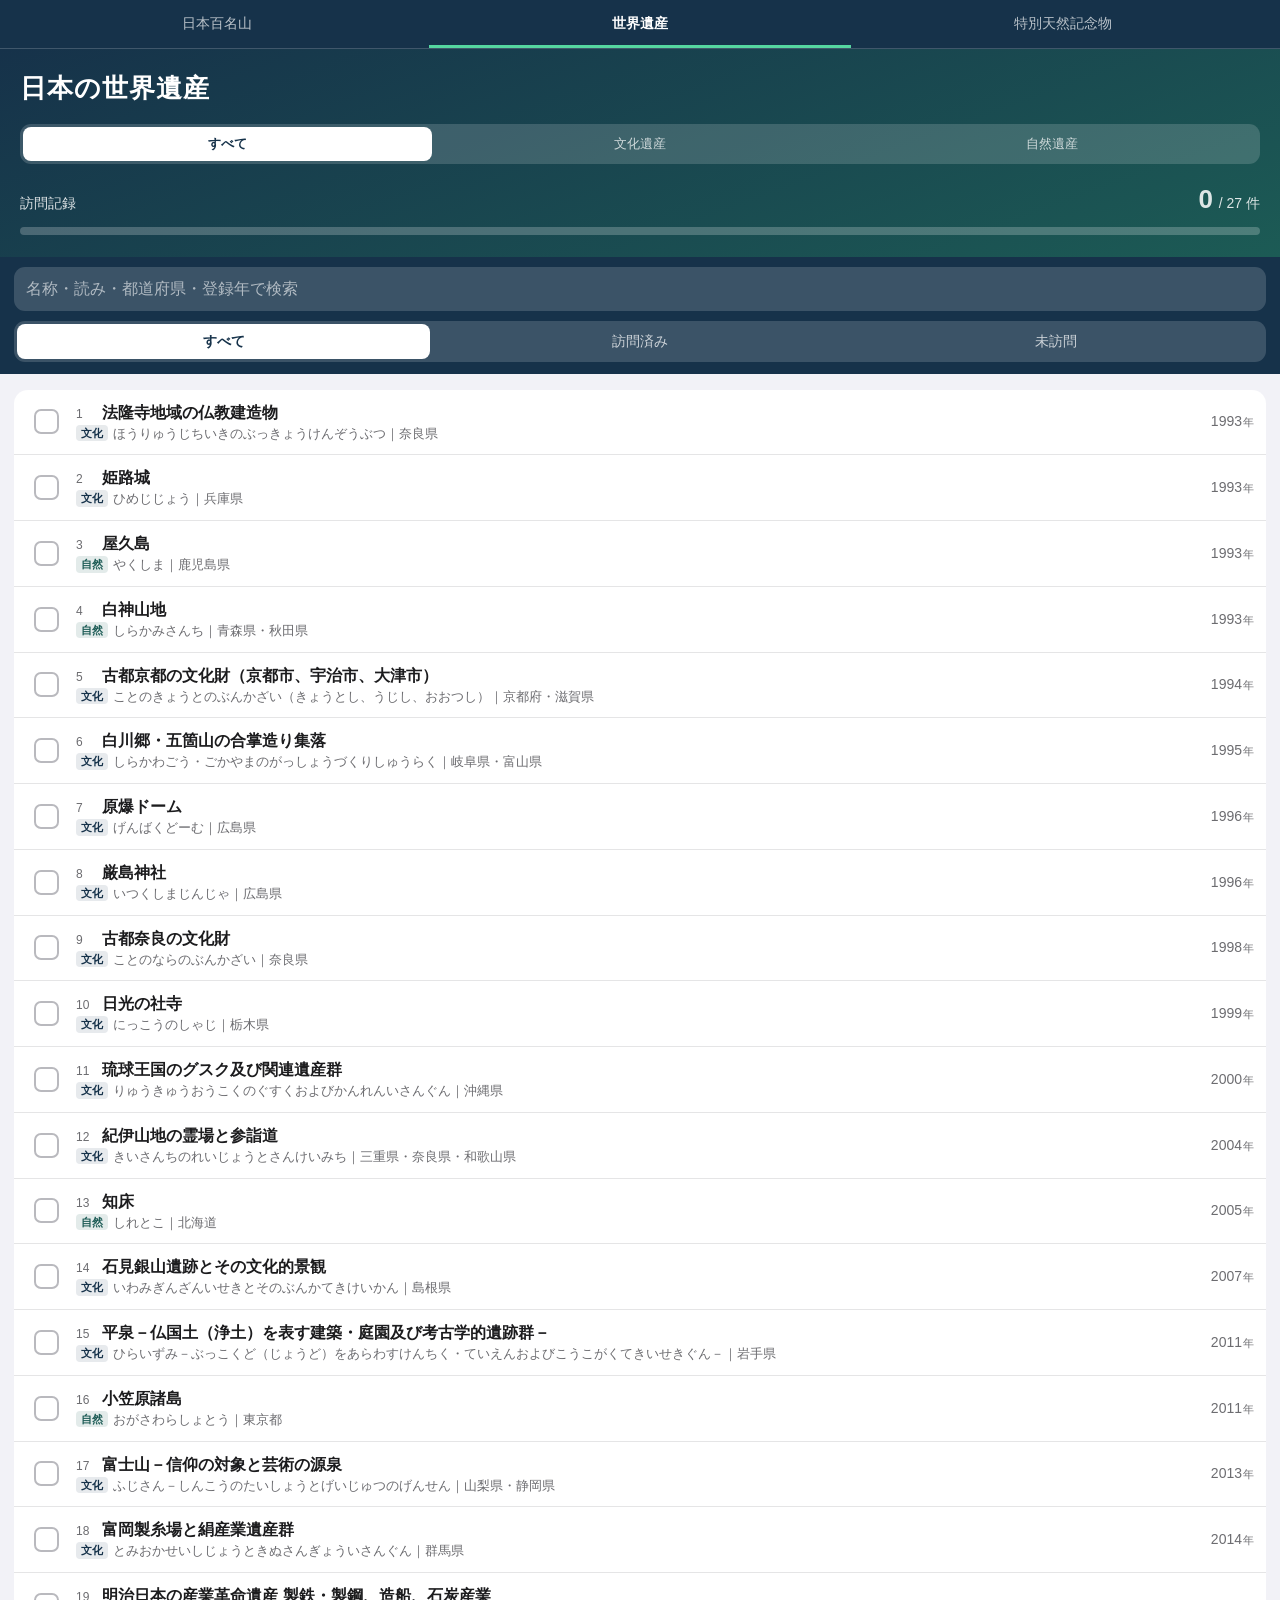
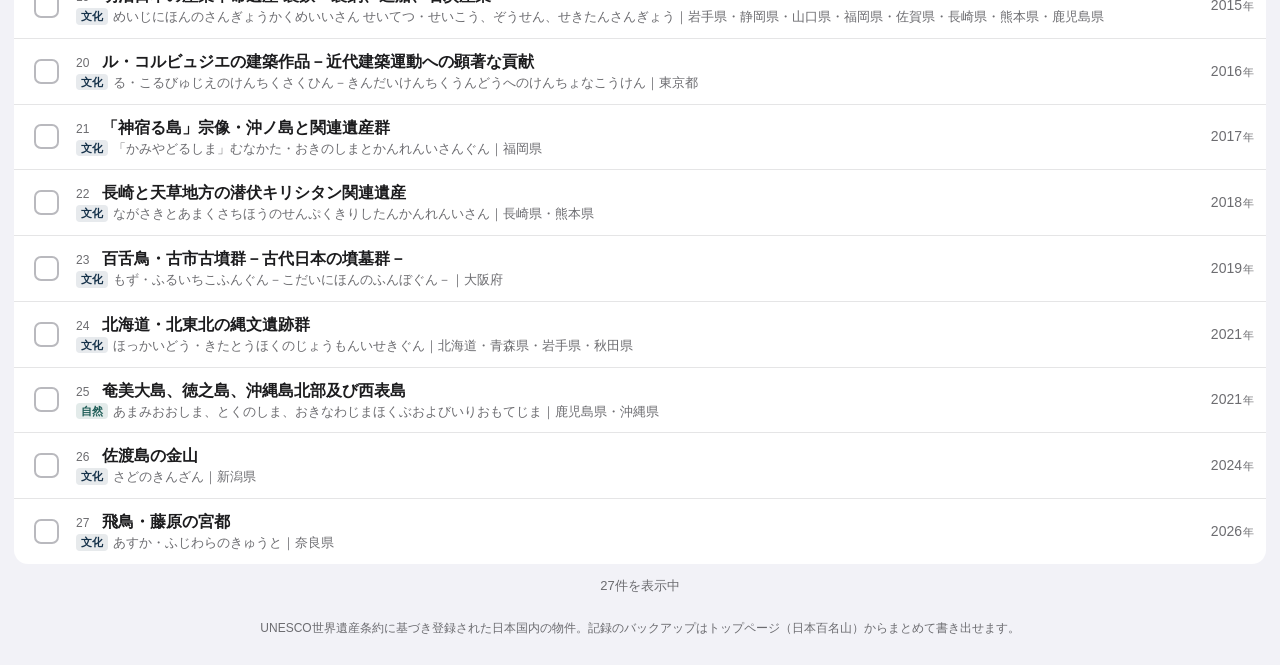
<file: docs/world-heritage.html>
<!doctype html>
<html lang="ja">
<head>
<meta charset="utf-8">
<meta name="viewport" content="width=device-width, initial-scale=1, viewport-fit=cover">
<title>日本の世界遺産</title>
<meta name="description" content="日本の世界遺産の一覧と訪問記録">
<meta name="theme-color" content="#16324a">

<link rel="manifest" href="./manifest.webmanifest">
<link rel="icon" href="./icons/icon-192.png">
<link rel="apple-touch-icon" href="./icons/icon-180.png">
<meta name="apple-mobile-web-app-capable" content="yes">
<meta name="mobile-web-app-capable" content="yes">
<meta name="apple-mobile-web-app-status-bar-style" content="default">
<meta name="apple-mobile-web-app-title" content="百名山">

<link rel="stylesheet" href="./styles.css">
</head>
<body>

<nav class="site-nav" aria-label="ページの切り替え">
  <a href="./index.html">日本百名山</a>
  <a href="./world-heritage.html" class="on" aria-current="page">世界遺産</a>
  <a href="./monuments-animals.html">特別天然記念物</a>
</nav>

<header class="hero">
  <h1>日本の世界遺産</h1>
  <div class="cats" role="tablist" aria-label="区分">
    <button role="tab" data-category="all" class="on" aria-selected="true">すべて</button>
    <button role="tab" data-category="文化遺産" aria-selected="false">文化遺産</button>
    <button role="tab" data-category="自然遺産" aria-selected="false">自然遺産</button>
  </div>
  <div class="progress">
    <div class="progress-line">
      <span class="progress-label">訪問記録</span>
      <span class="progress-count"><strong id="visitedCount">0</strong> / <span id="totalCount">0</span> 件</span>
    </div>
    <div class="bar"><div class="bar-fill" id="barFill"></div></div>
  </div>
</header>

<div class="toolbar">
  <input type="search" id="search" placeholder="名称・読み・都道府県・登録年で検索" autocomplete="off" autocorrect="off" spellcheck="false" aria-label="検索">
  <div class="segmented" role="tablist" aria-label="表示の絞り込み">
    <button role="tab" data-filter="all" class="on" aria-selected="true">すべて</button>
    <button role="tab" data-filter="visited" aria-selected="false">訪問済み</button>
    <button role="tab" data-filter="unvisited" aria-selected="false">未訪問</button>
  </div>
</div>

<main>
  <ul id="list" class="list"></ul>
  <p id="empty" class="empty" hidden>該当する物件がありません</p>
  <p id="count" class="count"></p>

  <footer class="foot">UNESCO世界遺産条約に基づき登録された日本国内の物件。記録のバックアップはトップページ（日本百名山）からまとめて書き出せます。</footer>
</main>

<dialog id="detail" class="sheet">
  <div class="sheet-head">
    <h2 id="dName"></h2>
    <button id="dClose" class="close" aria-label="閉じる">✕</button>
  </div>
  <button id="dToggle" class="visit-toggle">
    <span class="box" aria-hidden="true"></span>
    <span class="visit-text">訪問済みにする</span>
  </button>
  <dl id="dInfo" class="info"></dl>
  <p id="dNote" class="note" hidden></p>
</dialog>

<script src="./world-heritage.js"></script>
</body>
</html>
</file>
<file: docs/styles.css>
:root {
  --navy: #16324a;
  --teal: #1c5b55;
  --green: #2e9e6b;
  --bg: #f2f2f7;
  --card: #ffffff;
  --text: #1c1c1e;
  --sub: #6c6c70;
  --line: rgba(60, 60, 67, 0.13);
  --safe-l: env(safe-area-inset-left);
  --safe-r: env(safe-area-inset-right);
}

@media (prefers-color-scheme: dark) {
  :root {
    --bg: #000000;
    --card: #1c1c1e;
    --text: #f2f2f7;
    --sub: #98989f;
    --line: rgba(84, 84, 88, 0.5);
  }
}

* { box-sizing: border-box; }

html { background: var(--navy); }

body {
  margin: 0;
  background: var(--bg);
  color: var(--text);
  font-family: -apple-system, BlinkMacSystemFont, "Hiragino Sans",
               "Hiragino Kaku Gothic ProN", "Yu Gothic", Meiryo, sans-serif;
  font-size: 16px;
  line-height: 1.5;
  -webkit-tap-highlight-color: transparent;
  -webkit-text-size-adjust: 100%;
}

button, input { font: inherit; color: inherit; }
button { cursor: pointer; }

/* ---------- サイト上部の切り替え（百名山 ⇄ 世界遺産 ⇄ 特別天然記念物） ---------- */

.site-nav {
  display: flex;
  background: var(--navy);
  padding: 0 calc(6px + var(--safe-r)) 0 calc(6px + var(--safe-l));
  border-bottom: 0.5px solid rgba(255, 255, 255, 0.18);
}

.site-nav a {
  flex: 1;
  padding: 13px 3px 11px;
  border-bottom: 3px solid transparent;
  color: rgba(255, 255, 255, 0.7);
  font-size: 14px;
  text-align: center;
  text-decoration: none;
  white-space: nowrap;
}

@media (max-width: 340px) {
  .site-nav a { font-size: 13px; letter-spacing: -0.02em; }
}

.site-nav a.on {
  border-bottom-color: #55d6a0;
  color: #fff;
  font-weight: 700;
}

.site-nav a:active { opacity: 0.6; }

/* ---------- ヘッダー ---------- */

.hero {
  background: linear-gradient(160deg, var(--navy), var(--teal));
  color: #fff;
  padding: 20px calc(20px + var(--safe-r)) 22px calc(20px + var(--safe-l));
}

.hero h1 {
  margin: 0 0 16px;
  font-size: 26px;
  font-weight: 700;
  letter-spacing: 0.04em;
}

/* 区分タブ（特別天然記念物のページ間リンク／世界遺産の区分切り替え） */
.cats {
  display: grid;
  grid-auto-flow: column;
  grid-auto-columns: 1fr;
  gap: 3px;
  padding: 3px;
  margin-bottom: 16px;
  border-radius: 11px;
  background: rgba(255, 255, 255, 0.16);
}

.cats a, .cats button {
  padding: 7px 2px;
  border: 0;
  border-radius: 8px;
  background: transparent;
  color: rgba(255, 255, 255, 0.75);
  font-size: 13px;
  text-align: center;
  text-decoration: none;
  white-space: nowrap;
  transition: background 0.15s, color 0.15s;
}

.cats a.on, .cats button.on {
  background: #fff;
  color: var(--navy);
  font-weight: 600;
}

.progress-line {
  display: flex;
  align-items: baseline;
  justify-content: space-between;
  margin-bottom: 8px;
}

.progress-label { font-size: 14px; opacity: 0.85; }
.progress-count { font-size: 14px; opacity: 0.85; font-variant-numeric: tabular-nums; }
.progress-count strong { font-size: 26px; font-weight: 700; opacity: 1; margin-right: 2px; }

.bar {
  height: 8px;
  border-radius: 99px;
  background: rgba(255, 255, 255, 0.22);
  overflow: hidden;
}

.bar-fill {
  height: 100%;
  width: 0;
  border-radius: 99px;
  background: #55d6a0;
  transition: width 0.35s ease;
}

/* ---------- 検索・絞り込み ---------- */

.toolbar {
  position: sticky;
  top: 0;
  z-index: 10;
  background: var(--navy);
  padding: 10px calc(14px + var(--safe-r)) 12px calc(14px + var(--safe-l));
  display: grid;
  gap: 10px;
}

#search {
  width: 100%;
  padding: 10px 12px;
  border: 0;
  border-radius: 11px;
  background: rgba(255, 255, 255, 0.16);
  color: #fff;
  -webkit-appearance: none;
  appearance: none;
}

#search::placeholder { color: rgba(255, 255, 255, 0.6); }
#search:focus { outline: 2px solid rgba(255, 255, 255, 0.5); }
#search::-webkit-search-cancel-button { filter: invert(1) opacity(0.7); }

.segmented {
  display: grid;
  grid-template-columns: repeat(3, 1fr);
  gap: 3px;
  padding: 3px;
  border-radius: 11px;
  background: rgba(255, 255, 255, 0.16);
}

.segmented button {
  padding: 7px 4px;
  border: 0;
  border-radius: 8px;
  background: transparent;
  color: rgba(255, 255, 255, 0.75);
  font-size: 14px;
  transition: background 0.15s, color 0.15s;
}

.segmented button.on {
  background: #fff;
  color: var(--navy);
  font-weight: 600;
}

/* ---------- 一覧 ---------- */

main {
  padding: 16px calc(14px + var(--safe-r)) calc(28px + env(safe-area-inset-bottom)) calc(14px + var(--safe-l));
}

.list {
  margin: 0;
  padding: 0;
  list-style: none;
  background: var(--card);
  border-radius: 14px;
  overflow: hidden;
}

.row {
  display: flex;
  align-items: center;
  gap: 10px;
  padding-left: 12px;
  border-top: 0.5px solid var(--line);
}

.row:first-child { border-top: 0; }

.check {
  flex: none;
  width: 40px;
  height: 44px;
  display: grid;
  place-items: center;
  border: 0;
  background: none;
  padding: 0;
}

.check .box {
  width: 25px;
  height: 25px;
  border-radius: 7px;
  border: 2px solid #b9b9be;
  transition: background 0.15s, border-color 0.15s;
}

.check[aria-pressed="true"] .box {
  background: var(--green) url("data:image/svg+xml,%3Csvg xmlns='http://www.w3.org/2000/svg' viewBox='0 0 24 24' fill='none' stroke='white' stroke-width='3.4' stroke-linecap='round' stroke-linejoin='round'%3E%3Cpath d='M4.5 12.5l5 5 10-10'/%3E%3C/svg%3E") center / 17px no-repeat;
  border-color: var(--green);
}

.info-btn {
  flex: 1;
  min-width: 0;
  display: flex;
  align-items: center;
  gap: 10px;
  padding: 11px 12px 11px 0;
  border: 0;
  background: none;
  text-align: left;
}

.info-btn:active { background: var(--line); }

.names { flex: 1; min-width: 0; }

.name {
  font-size: 16px;
  font-weight: 600;
  white-space: nowrap;
  overflow: hidden;
  text-overflow: ellipsis;
}

.no {
  display: inline-block;
  min-width: 2.2em;
  color: var(--sub);
  font-size: 12px;
  font-weight: 400;
  font-variant-numeric: tabular-nums;
}

.sub {
  font-size: 12.5px;
  color: var(--sub);
  white-space: nowrap;
  overflow: hidden;
  text-overflow: ellipsis;
}

.elev, .year {
  flex: none;
  font-size: 14px;
  color: var(--sub);
  font-variant-numeric: tabular-nums;
}

.elev small, .year small { font-size: 11px; margin-left: 1px; }

/* 世界遺産の区分バッジ（文化 / 自然） */
.tag {
  display: inline-block;
  margin-right: 5px;
  padding: 0 5px;
  border-radius: 4px;
  font-size: 11px;
  font-weight: 600;
  vertical-align: 1px;
}

.tag.culture { background: rgba(22, 50, 74, 0.1); color: var(--navy); }
.tag.nature { background: rgba(28, 91, 85, 0.12); color: var(--teal); }

@media (prefers-color-scheme: dark) {
  .tag.culture { background: rgba(126, 178, 224, 0.18); color: #8fc3ea; }
  .tag.nature { background: rgba(85, 214, 160, 0.18); color: #55d6a0; }
}

.row.done .name { color: var(--green); }

.count, .empty {
  margin: 12px 4px 0;
  font-size: 13px;
  color: var(--sub);
  text-align: center;
}

/* ---------- バックアップ ---------- */

.backup {
  margin-top: 28px;
  padding: 16px;
  background: var(--card);
  border-radius: 14px;
}

.backup h2 { margin: 0 0 6px; font-size: 15px; }
.backup p { margin: 0 0 14px; font-size: 13px; color: var(--sub); }

.backup-buttons { display: flex; gap: 10px; flex-wrap: wrap; }

.btn {
  flex: 1;
  min-width: 140px;
  padding: 11px 14px;
  border: 0;
  border-radius: 11px;
  background: var(--green);
  color: #fff;
  font-size: 15px;
  font-weight: 600;
}

.btn:active { opacity: 0.75; }

.foot {
  margin: 24px 4px 0;
  font-size: 12px;
  color: var(--sub);
  text-align: center;
}

/* ---------- 詳細シート ---------- */

.sheet {
  width: min(440px, calc(100vw - 32px));
  padding: 20px;
  border: 0;
  border-radius: 18px;
  background: var(--card);
  color: var(--text);
}

.sheet::backdrop { background: rgba(0, 0, 0, 0.45); }

.sheet-head {
  display: flex;
  align-items: flex-start;
  gap: 12px;
  margin-bottom: 16px;
}

.sheet-head h2 { margin: 0; font-size: 22px; flex: 1; }

.close {
  flex: none;
  width: 32px;
  height: 32px;
  border: 0;
  border-radius: 50%;
  background: var(--line);
  color: var(--sub);
  font-size: 14px;
  line-height: 1;
}

.visit-toggle {
  width: 100%;
  display: flex;
  align-items: center;
  gap: 10px;
  padding: 13px 14px;
  margin-bottom: 18px;
  border: 2px solid var(--line);
  border-radius: 12px;
  background: none;
  font-size: 16px;
  font-weight: 600;
}

.visit-toggle .box {
  width: 25px;
  height: 25px;
  flex: none;
  border-radius: 7px;
  border: 2px solid #b9b9be;
}

.visit-toggle[aria-pressed="true"] {
  border-color: var(--green);
  color: var(--green);
}

.visit-toggle[aria-pressed="true"] .box {
  background: var(--green) url("data:image/svg+xml,%3Csvg xmlns='http://www.w3.org/2000/svg' viewBox='0 0 24 24' fill='none' stroke='white' stroke-width='3.4' stroke-linecap='round' stroke-linejoin='round'%3E%3Cpath d='M4.5 12.5l5 5 10-10'/%3E%3C/svg%3E") center / 17px no-repeat;
  border-color: var(--green);
}

.info { margin: 0; }

.info div {
  display: flex;
  justify-content: space-between;
  gap: 16px;
  padding: 10px 0;
  border-top: 0.5px solid var(--line);
}

.info dt { color: var(--sub); font-size: 14px; flex: none; }
.info dd { margin: 0; text-align: right; font-size: 15px; }

.sheet .note {
  margin: 12px 0 0;
  padding-top: 10px;
  border-top: 0.5px solid var(--line);
  font-size: 14px;
  color: var(--sub);
}

/* ページへのリンクボタン（.btn の <a> 版） */
.link-btn {
  display: block;
  text-align: center;
  text-decoration: none;
}
</file>
